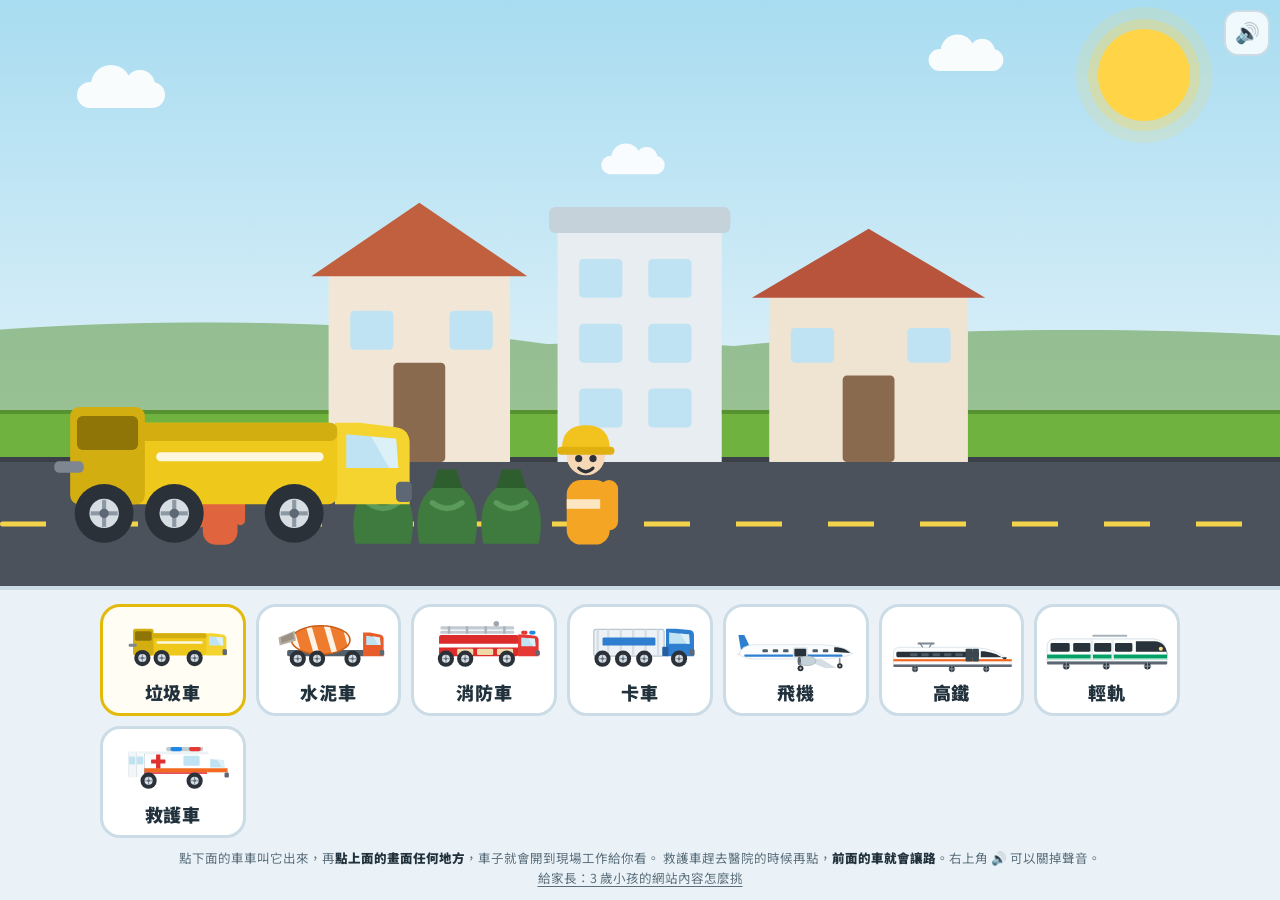
<file: docs/index.html>
<!doctype html>
<html lang="zh-Hant-TW">
<head>
<meta charset="utf-8">
<meta name="viewport" content="width=device-width, initial-scale=1, viewport-fit=cover">
<title>車車出動</title>
<meta name="description" content="給 3 歲小孩的車車互動頁：垃圾車、水泥車、消防車、救護車、卡車、高鐵、輕軌，點一下就出動並發出聲音。">

<meta name="theme-color" content="#A8DCF0">
<link rel="manifest" href="manifest.webmanifest">
<link rel="icon" href="icons/icon.svg" type="image/svg+xml">
<link rel="apple-touch-icon" href="icons/icon-180.png">
<meta name="apple-mobile-web-app-capable" content="yes">
<meta name="apple-mobile-web-app-title" content="車車出動">
<meta name="mobile-web-app-capable" content="yes">

<meta property="og:type" content="website">
<meta property="og:title" content="車車出動">
<meta property="og:description" content="垃圾車、水泥車、消防車、救護車、卡車、高鐵、輕軌，點一下就出動。給 3 歲小孩玩的。">

<link rel="preconnect" href="https://fonts.googleapis.com">
<link rel="preconnect" href="https://fonts.gstatic.com" crossorigin>
<link rel="stylesheet" href="https://fonts.googleapis.com/css2?family=Fredoka:wght@500;600&family=Noto+Sans+TC:wght@500;900&display=swap">

<link rel="stylesheet" href="assets/base.css?v=94338793">
<link rel="stylesheet" href="assets/play.css?v=0bfc6851">
</head>
<body>

<div class="app">
  <div class="scene" id="scene" data-track="road">
    <div class="sun"></div>
    <div class="cloud c1"></div>
    <div class="cloud c2"></div>
    <div class="cloud c3"></div>
    <div class="hills"></div>
    <div class="ground"></div>
    <div class="piers"></div>
    <div class="track"></div>
    <div class="sea"></div>
    <div class="lane">
      <div class="props" id="props"></div>
      <button class="rider" id="rider" type="button" aria-label="車子"></button>
    </div>
    <p class="caption" id="caption" aria-live="polite"></p>
    <button class="mute" id="mute" type="button" aria-label="靜音" aria-pressed="false">🔊</button>
  </div>

  <div class="garage">
    <div class="grid" id="grid"></div>
    <p class="hint">
      點下面的車車叫它出來，再<b>點上面的畫面任何地方</b>，車子就會開到現場工作給你看。
      救護車趕去醫院的時候再點，<b>前面的車就會讓路</b>。右上角 🔊 可以關掉聲音。
      <br>
      <a href="guide.html">給家長：3 歲小孩的網站內容怎麼挑</a>
    </p>
  </div>
</div>

<script src="assets/play.js?v=827c9350" defer></script>
</body>
</html>
</file>
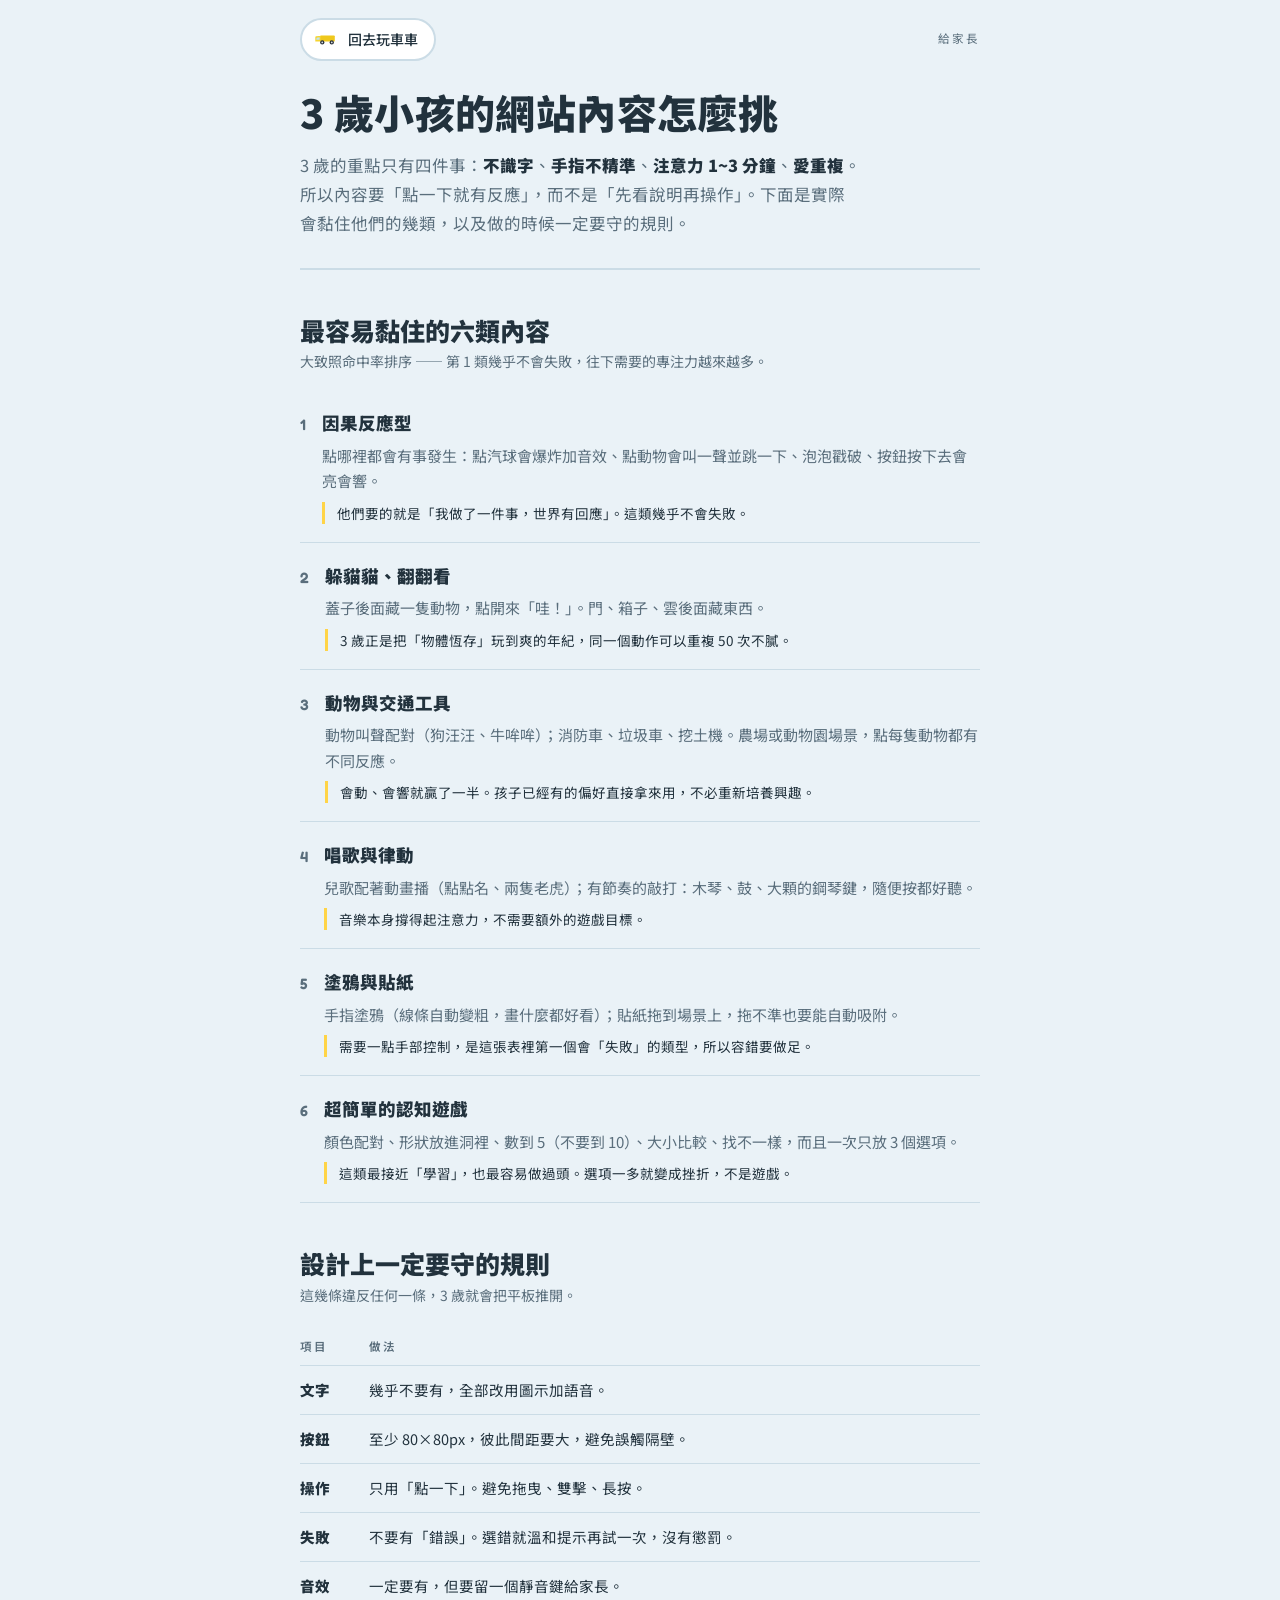
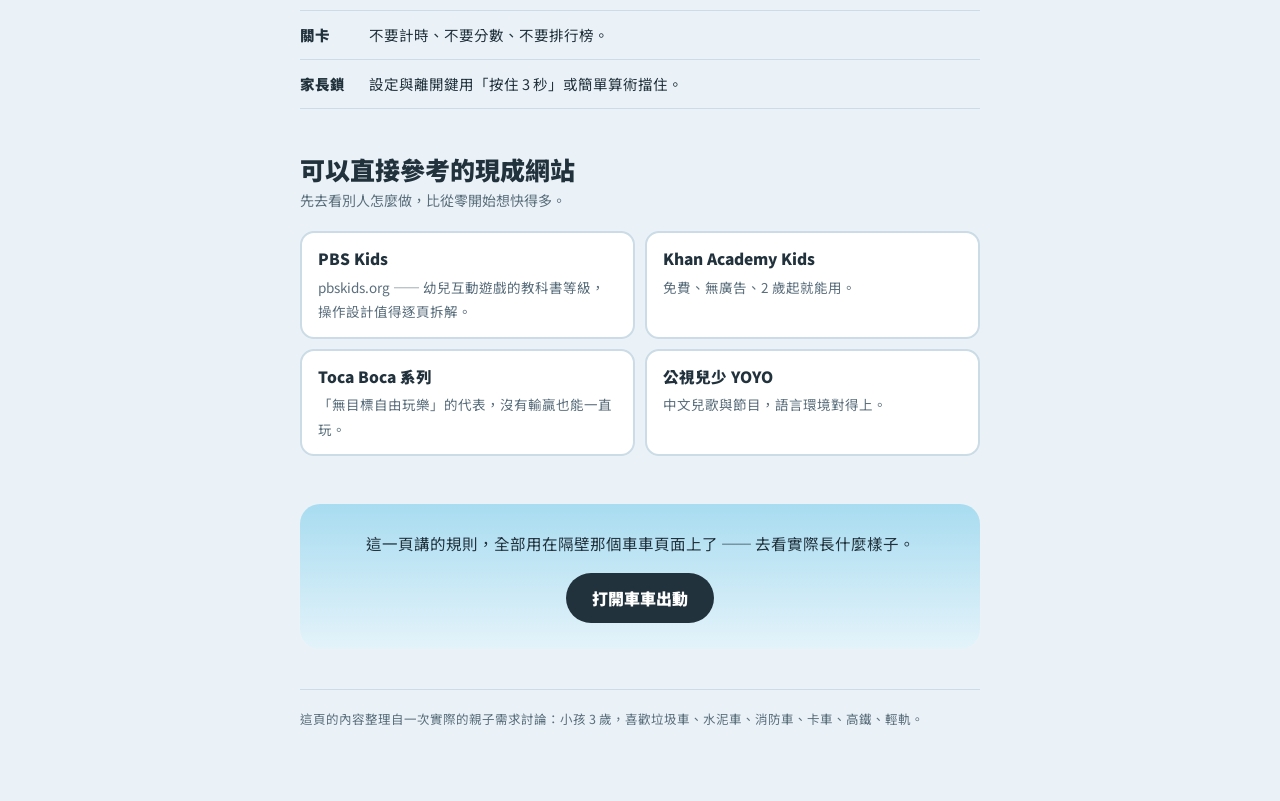
<file: docs/guide.html>
<!doctype html>
<html lang="zh-Hant-TW">
<head>
<meta charset="utf-8">
<meta name="viewport" content="width=device-width, initial-scale=1">
<title>3 歲小孩的網站內容怎麼挑</title>
<meta name="description" content="3 歲小孩不識字、手指不精準、注意力只有 1~3 分鐘。哪些網站內容會讓他們坐得住，以及設計時一定要守的幾條規則。">

<meta name="theme-color" content="#EAF2F7">
<link rel="icon" href="icons/icon.svg" type="image/svg+xml">
<link rel="apple-touch-icon" href="icons/icon-180.png">

<link rel="preconnect" href="https://fonts.googleapis.com">
<link rel="preconnect" href="https://fonts.gstatic.com" crossorigin>
<link rel="stylesheet" href="https://fonts.googleapis.com/css2?family=Fredoka:wght@500;600&family=Noto+Sans+TC:wght@500;900&display=swap">

<link rel="stylesheet" href="assets/base.css?v=94338793">
<link rel="stylesheet" href="assets/guide.css?v=e40e7d51">
</head>
<body>

<div class="wrap">

  <div class="top">
    <a class="back" href="index.html">
      <svg viewBox="0 0 60 34" xmlns="http://www.w3.org/2000/svg" aria-hidden="true">
        <rect x="14" y="8" width="34" height="14" rx="2" fill="#EFC81C"/>
        <path d="M3 22 L3 12 Q3 10 5 10 L11 9 L15 9 L15 22 Z" fill="#F5D430"/>
        <path d="M6 13 L13 12 L13 18 L5 18 Z" fill="#BFE3F2"/>
        <circle cx="19" cy="24" r="5" fill="#2B3138"/>
        <circle cx="41" cy="24" r="5" fill="#2B3138"/>
        <circle cx="19" cy="24" r="2" fill="#D6DEE4"/>
        <circle cx="41" cy="24" r="2" fill="#D6DEE4"/>
      </svg>
      回去玩車車
    </a>
    <span class="kicker">給家長</span>
  </div>

  <div class="lede">
    <h1>3 歲小孩的網站內容怎麼挑</h1>
    <p>
      3 歲的重點只有四件事：<b>不識字</b>、<b>手指不精準</b>、<b>注意力 1~3 分鐘</b>、<b>愛重複</b>。
      所以內容要「點一下就有反應」，而不是「先看說明再操作」。下面是實際會黏住他們的幾類，以及做的時候一定要守的規則。
    </p>
  </div>

  <h2>最容易黏住的六類內容</h2>
  <p class="sub">大致照命中率排序 —— 第 1 類幾乎不會失敗，往下需要的專注力越來越多。</p>

  <ol class="types">
    <li>
      <span class="rank">1</span>
      <h3>因果反應型</h3>
      <p>點哪裡都會有事發生：點汽球會爆炸加音效、點動物會叫一聲並跳一下、泡泡戳破、按鈕按下去會亮會響。</p>
      <p class="why">他們要的就是「我做了一件事，世界有回應」。這類幾乎不會失敗。</p>
    </li>
    <li>
      <span class="rank">2</span>
      <h3>躲貓貓、翻翻看</h3>
      <p>蓋子後面藏一隻動物，點開來「哇！」。門、箱子、雲後面藏東西。</p>
      <p class="why">3 歲正是把「物體恆存」玩到爽的年紀，同一個動作可以重複 50 次不膩。</p>
    </li>
    <li>
      <span class="rank">3</span>
      <h3>動物與交通工具</h3>
      <p>動物叫聲配對（狗汪汪、牛哞哞）；消防車、垃圾車、挖土機。農場或動物園場景，點每隻動物都有不同反應。</p>
      <p class="why">會動、會響就贏了一半。孩子已經有的偏好直接拿來用，不必重新培養興趣。</p>
    </li>
    <li>
      <span class="rank">4</span>
      <h3>唱歌與律動</h3>
      <p>兒歌配著動畫播（點點名、兩隻老虎）；有節奏的敲打：木琴、鼓、大顆的鋼琴鍵，隨便按都好聽。</p>
      <p class="why">音樂本身撐得起注意力，不需要額外的遊戲目標。</p>
    </li>
    <li>
      <span class="rank">5</span>
      <h3>塗鴉與貼紙</h3>
      <p>手指塗鴉（線條自動變粗，畫什麼都好看）；貼紙拖到場景上，拖不準也要能自動吸附。</p>
      <p class="why">需要一點手部控制，是這張表裡第一個會「失敗」的類型，所以容錯要做足。</p>
    </li>
    <li>
      <span class="rank">6</span>
      <h3>超簡單的認知遊戲</h3>
      <p>顏色配對、形狀放進洞裡、數到 5（不要到 10）、大小比較、找不一樣，而且一次只放 3 個選項。</p>
      <p class="why">這類最接近「學習」，也最容易做過頭。選項一多就變成挫折，不是遊戲。</p>
    </li>
  </ol>

  <h2>設計上一定要守的規則</h2>
  <p class="sub">這幾條違反任何一條，3 歲就會把平板推開。</p>

  <div class="tablewrap">
    <table>
      <thead>
        <tr><th scope="col">項目</th><th scope="col">做法</th></tr>
      </thead>
      <tbody>
        <tr><th scope="row">文字</th><td>幾乎不要有，全部改用圖示加語音。</td></tr>
        <tr><th scope="row">按鈕</th><td>至少 80&times;80px，彼此間距要大，避免誤觸隔壁。</td></tr>
        <tr><th scope="row">操作</th><td>只用「點一下」。避免拖曳、雙擊、長按。</td></tr>
        <tr><th scope="row">失敗</th><td>不要有「錯誤」。選錯就溫和提示再試一次，沒有懲罰。</td></tr>
        <tr><th scope="row">音效</th><td>一定要有，但要留一個靜音鍵給家長。</td></tr>
        <tr><th scope="row">關卡</th><td>不要計時、不要分數、不要排行榜。</td></tr>
        <tr><th scope="row">家長鎖</th><td>設定與離開鍵用「按住 3 秒」或簡單算術擋住。</td></tr>
      </tbody>
    </table>
  </div>

  <h2>可以直接參考的現成網站</h2>
  <p class="sub">先去看別人怎麼做，比從零開始想快得多。</p>

  <ul class="sites">
    <li><strong>PBS Kids</strong><span>pbskids.org —— 幼兒互動遊戲的教科書等級，操作設計值得逐頁拆解。</span></li>
    <li><strong>Khan Academy Kids</strong><span>免費、無廣告、2 歲起就能用。</span></li>
    <li><strong>Toca Boca 系列</strong><span>「無目標自由玩樂」的代表，沒有輸贏也能一直玩。</span></li>
    <li><strong>公視兒少 YOYO</strong><span>中文兒歌與節目，語言環境對得上。</span></li>
  </ul>

  <div class="cta">
    <p>這一頁講的規則，全部用在隔壁那個車車頁面上了 —— 去看實際長什麼樣子。</p>
    <a href="index.html">打開車車出動</a>
  </div>

  <footer>
    這頁的內容整理自一次實際的親子需求討論：小孩 3 歲，喜歡垃圾車、水泥車、消防車、卡車、高鐵、輕軌。
  </footer>

</div>

</body>
</html>
</file>
<file: docs/assets/base.css>
/* 車車出動 — 共用基礎樣式與設計 token */

:root{
  /* 晴天實景配色：顏色主要交給車子本身，背景保持安靜 */
  --sky-top:#A8DCF0;
  --sky-bot:#E4F3FA;
  --grass:#6FB23F;
  --grass-dk:#56922F;
  --road:#4C525C;
  --road-dk:#3B4048;
  --road-line:#F3D34A;

  --ink:#22323D;
  --ink-soft:#5A6E7C;
  --panel:#EAF2F7;
  --panel-2:#FFFFFF;
  --edge:#CBDCE6;
  --sun:#FFD447;
  --focus:#0E7BC4;

  --font-zh:'Noto Sans TC','PingFang TC','Microsoft JhengHei',sans-serif;
  --font-lat:'Fredoka','Noto Sans TC','PingFang TC',sans-serif;

  color-scheme:light;
}

*{box-sizing:border-box}

html{-webkit-text-size-adjust:100%}

body{
  margin:0;
  background:var(--panel);
  color:var(--ink);
  font-family:var(--font-lat);
  font-size:16px;
  line-height:1.5;
  -webkit-tap-highlight-color:transparent;
}

img,svg{max-width:100%}

[hidden]{display:none !important}

a{color:var(--focus)}

:focus-visible{outline:3px solid var(--focus); outline-offset:3px}
</file>
<file: docs/assets/play.css>
/* 車車出動 — 互動場景 */

.app{
  display:flex;
  flex-direction:column;
  min-height:100svh;
}

/* ---------- 場景 ---------- */
.scene{
  cursor:pointer;
  position:relative;
  flex:1 1 auto;
  min-height:250px;
  overflow:hidden;
  background:linear-gradient(180deg,var(--sky-top) 0%,var(--sky-bot) 78%);
  isolation:isolate;
}

.sun{
  position:absolute; top:5%; right:7%;
  width:clamp(52px,9vw,92px); aspect-ratio:1;
  border-radius:50%;
  background:var(--sun);
  box-shadow:0 0 0 10px rgba(255,212,71,.28), 0 0 0 22px rgba(255,212,71,.14);
}

.cloud{
  position:absolute;
  height:26px; width:88px;
  background:#FFFFFF;
  border-radius:99px;
  opacity:.92;
  animation:float 44s linear infinite;
}
.cloud::before,.cloud::after{
  content:""; position:absolute; background:#FFFFFF; border-radius:50%;
}
.cloud::before{width:40px;height:40px;left:14px;top:-17px}
.cloud::after{width:30px;height:30px;left:48px;top:-12px}
.cloud.c1{top:14%; left:6%;  transform:scale(1)}
.cloud.c2{top:26%; left:46%; transform:scale(.72); animation-duration:62s; animation-delay:-20s}
.cloud.c3{top:8%;  left:72%; transform:scale(.85); animation-duration:54s; animation-delay:-38s}
@keyframes float{from{margin-left:-30vw}to{margin-left:110vw}}

.hills{
  position:absolute; left:0; right:0; bottom:29%;
  height:16%;
  background:
    radial-gradient(42% 100% at 16% 100%, var(--grass-dk) 0 99%, transparent 100%),
    radial-gradient(34% 78% at 48% 100%, var(--grass-dk) 0 99%, transparent 100%),
    radial-gradient(46% 92% at 84% 100%, var(--grass-dk) 0 99%, transparent 100%);
  opacity:.5;
}

.ground{
  position:absolute; left:0; right:0; bottom:0;
  height:30%;
  background:var(--grass);
  border-top:4px solid var(--grass-dk);
}

/* 車子行駛的路面，會依車種改變 */
.track{
  position:absolute; left:0; right:0; bottom:0;
  height:22%;
  background:var(--road);
  border-top:5px solid var(--road-dk);
}
.track::after{
  content:""; position:absolute; left:0; right:0; top:50%;
  height:5px; transform:translateY(-50%);
  background:repeating-linear-gradient(90deg,var(--road-line) 0 46px,transparent 46px 92px);
  border-radius:3px;
}

/* 高鐵：高架橋上的軌道 */
/* 用多層背景疊出真正的軌道：兩條鋼軌、底下的枕木、道床，最後是橋面。 */
.scene[data-track="viaduct"] .track{
  height:20%;
  border-top:none;
  background-color:#A9B0B4;
  background-image:
    linear-gradient(#5F686F,#5F686F),
    linear-gradient(#4E565C,#4E565C),
    repeating-linear-gradient(90deg,#AEB5B9 0 13px,transparent 13px 33px),
    linear-gradient(180deg,#D6DBDE 0 100%),
    linear-gradient(180deg,#BFC5C9 0 100%);
  background-size:100% 5px, 100% 5px, 100% 15px, 100% 34%, 100% 46%;
  background-position:0 16%, 0 27%, 0 19%, 0 0, 0 34%;
  background-repeat:no-repeat, no-repeat, repeat-x, no-repeat, no-repeat;
}
.scene[data-track="viaduct"] .track::after{display:none}

.piers{display:none}
.scene[data-track="viaduct"] .piers{
  display:block;
  position:absolute; left:0; right:0; bottom:0; height:13%;
  background:repeating-linear-gradient(90deg,transparent 0 136px,#9FA7AB 136px 190px,transparent 190px 326px);
}

/* 輕軌：草坪軌道（高雄輕軌的招牌） */
.scene[data-track="grass"] .track{
  background:var(--grass-dk);
  border-top:5px solid #467A26;
}
.scene[data-track="grass"] .track::after{
  top:52%; height:32%; transform:translateY(-50%); border-radius:0;
  background:linear-gradient(180deg,transparent 0 26%,#9AA3A8 26% 36%,transparent 36% 64%,#9AA3A8 64% 74%,transparent 74% 100%);
}

/* ---------- 行駛中的車 ---------- */
.lane{
  position:absolute; left:0; right:0; bottom:0;
  height:22%;
}

.rider{
  position:absolute;
  left:0;
  bottom:14%;
  width:clamp(190px,46%,430px);
  padding:0; border:0; background:transparent;
  cursor:pointer;
  animation:drive 9s linear -3.5s infinite;
  touch-action:manipulation;
}
.scene[data-track="viaduct"] .rider{bottom:32%; width:clamp(230px,62%,620px)}
.scene[data-track="grass"] .rider{bottom:22%}

@keyframes drive{
  from{left:-52%}
  to{left:106%}
}

.rider svg{display:block; width:100%; height:auto; overflow:visible}

.rider:focus-visible{outline:none}
.rider:focus-visible svg{filter:drop-shadow(0 0 0 4px var(--focus))}

.wheel{transform-box:fill-box; transform-origin:50% 50%; animation:spin .62s linear infinite}
@keyframes spin{to{transform:rotate(360deg)}}

.drum{transform-box:fill-box; transform-origin:50% 50%; animation:spin 3.4s linear infinite}

.beacon{animation:blink .7s steps(1,end) infinite}
.beacon.b2{animation-delay:.35s}
@keyframes blink{0%,49%{opacity:1}50%,100%{opacity:.12}}

.rider.acting .body{animation:hop .42s ease-in-out 3}
@keyframes hop{0%,100%{transform:translateY(0)}45%{transform:translateY(-9px)}}

.spray,.notes{opacity:0}
.spray{transform-box:fill-box; transform-origin:0 50%}
.rider.acting .spray{animation:spray 1.5s ease-out infinite}
@keyframes spray{
  0%{opacity:0; transform:translate(0,0) scale(.3)}
  25%{opacity:1}
  100%{opacity:0; transform:translate(-345px,-72px) scale(1.9)}
}
.spray.s2{animation-delay:.16s}
.spray.s3{animation-delay:.32s}
.spray.s4{animation-delay:.48s}
.spray.s5{animation-delay:.64s}
.spray.s6{animation-delay:.8s}

.notes{transform-box:fill-box}
.rider.acting .notes{animation:notes 1.9s ease-out}
@keyframes notes{
  0%{opacity:0; transform:scaleX(-1) translateY(0)}
  18%{opacity:1}
  100%{opacity:0; transform:scaleX(-1) translateY(-62px)}
}
.notes.n2{animation-delay:.4s}
.notes.n3{animation-delay:.85s}

/* ---------- 靜音（給家長） ---------- */
.mute{
  position:absolute; top:10px; right:10px;
  width:46px; height:46px;
  display:grid; place-items:center;
  border-radius:14px;
  border:2px solid var(--edge);
  background:rgba(255,255,255,.82);
  color:var(--ink);
  font-size:20px; line-height:1;
  cursor:pointer;
}

/* ---------- 車庫（選車） ---------- */
.garage{
  flex:0 0 auto;
  background:var(--panel);
  border-top:4px solid var(--edge);
  padding:14px 12px 12px;
}

.grid{
  display:grid;
  grid-template-columns:repeat(4,1fr);
  gap:10px;
  max-width:1080px;
  margin:0 auto;
}
@media (min-width:760px){ .grid{grid-template-columns:repeat(7,1fr)} }

.pick{
  display:flex; flex-direction:column; align-items:center; justify-content:flex-end;
  gap:6px;
  min-height:104px;
  padding:10px 6px 8px;
  border:3px solid var(--edge);
  border-radius:20px;
  background:var(--panel-2);
  cursor:pointer;
  touch-action:manipulation;
  transition:transform .12s ease, border-color .12s ease;
}
.pick:active{transform:scale(.95)}
.pick[aria-pressed="true"]{border-color:var(--tint,var(--focus)); background:#FFFDF4}

.pick svg{width:100%; height:auto; max-height:56px; overflow:visible}
.pick .wheel,.pick .drum,.pick .beacon{animation:none}

.pick b{
  font-family:var(--font-zh);
  font-weight:900;
  font-size:clamp(13px,3.1vw,18px);
  letter-spacing:.04em;
  color:var(--ink);
}

.hint{
  max-width:1080px;
  margin:10px auto 0;
  font-family:var(--font-zh);
  font-size:12.5px;
  line-height:1.6;
  color:var(--ink-soft);
  text-align:center;
}
.hint b{font-weight:900; color:var(--ink)}
.hint a{color:var(--ink-soft); text-underline-offset:3px}

@media (prefers-reduced-motion:reduce){
  .rider{animation:none; left:26%}
  .cloud{animation:none}
  .wheel,.drum,.beacon{animation:none}
}


/* ---------- 工作現場的道具 ---------- */
/* 道具跟車子共用 .lane 的座標系，bottom 可以超過 100% 跑到路面上方。
   .props 排在 .rider 前面，所以東西飛近車子時會被車身擋住，
   看起來就真的是「進到車子裡面」了。 */
.props{
  position:absolute; inset:0;
  pointer-events:none;
}

.prop{position:absolute}
.prop svg{display:block; width:100%; height:auto; overflow:visible}

/* ---------- 東西進到車子裡 ---------- */
/* --dx/--dy（車上的落點）和 --hx/--hy（工人的手）都是 JS 在車子停好之後
   實際量出來的螢幕距離，所以不管螢幕多寬都會落在對的位置。 */

/* 有人幫忙的：先被撿到手上停一下，再倒進車裡 —— 小孩才看得出是「人放上去的」 */
.props.working .bag,
.props.working .rock,
.props.working .box{
  animation:handoff 1.2s ease-in-out var(--fly-delay,0s) forwards;
}
@keyframes handoff{
  0%  {transform:translate(0,0) scale(1) rotate(0deg); opacity:1}
  10% {transform:translate(0,4px) scale(.95) rotate(0deg); opacity:1}
  30% {transform:translate(var(--hx,0px), var(--hy,0px)) scale(.5) rotate(-14deg); opacity:1}
  52% {transform:translate(var(--hx,0px), var(--hy,0px)) scale(.5) rotate(-8deg); opacity:1}
  76% {transform:translate(var(--mx,0px), var(--my,0px)) scale(.44) rotate(-36deg); opacity:1}
  100%{transform:translate(var(--dx,0px), var(--dy,0px)) scale(.22) rotate(-68deg); opacity:0}
}

/* 後備：沒有人接手時的直接拋送 */
.props.working .lob{
  animation:toss .8s cubic-bezier(.35,-0.15,.7,.65) var(--fly-delay,0s) forwards;
}
@keyframes toss{
  0%{transform:translate(0,0) scale(1) rotate(0deg); opacity:1}
  55%{transform:translate(var(--mx,0px), var(--my,0px)) scale(.95) rotate(-20deg); opacity:1}
  100%{transform:translate(var(--dx,0px), var(--dy,0px)) scale(.4) rotate(-45deg); opacity:0}
}

/* 乘客是用走的，不是被丟的 */
.props.working .pax-in{
  animation:board .9s ease-in var(--fly-delay,0s) forwards;
}
@keyframes board{
  0%{transform:translate(0,0) scale(1); opacity:1}
  70%{opacity:1}
  100%{transform:translate(var(--dx,0px), var(--dy,0px)) scale(.6); opacity:0}
}

/* 在旁邊把東西丟上車的人：手臂往上甩三次，跟三件東西對得上 */
.arm{transform-box:fill-box; transform-origin:50% 8%}
.props.working .worker .arm{animation:pickthrow 1.2s ease-in-out .3s 3}
@keyframes pickthrow{
  0%  {transform:rotate(0deg)}
  16% {transform:rotate(30deg)}
  30% {transform:rotate(22deg)}
  48% {transform:rotate(-118deg)}
  62% {transform:rotate(-96deg)}
  84%,100%{transform:rotate(0deg)}
}

/* 丟的瞬間整個人跟著使力 */
.props.working .worker,
.props.working .clerk{animation:heave 1.2s ease-in-out .25s 3}
@keyframes heave{
  0%  {transform:translateY(0) rotate(0deg)}
  16% {transform:translateY(3px) rotate(0deg)}
  48% {transform:translateY(-4px) rotate(-4deg)}
  70% {transform:translateY(0) rotate(0deg)}
  100%{transform:translateY(0) rotate(0deg)}
}

/* 砂石堆被鏟走之後矮一截 */
.pile-body{transform-box:fill-box; transform-origin:50% 100%}
.props.working .pile-body{animation:shrink 1.8s ease .5s forwards}
@keyframes shrink{to{transform:scaleY(.3); opacity:.8}}

/* ---------- 車子「載到了」的樣子 ---------- */
/* 這是整個互動的重點：東西進去之後，車子本身要看得出來不一樣。 */
.fill-load{transform-box:fill-box; transform-origin:50% 100%; transform:scaleY(0)}

/* 垃圾車：每倒一袋就多堆高一層，看得出來是「一袋一袋」累積的 */
.fill-steps{transform-box:fill-box; transform-origin:50% 100%; transform:scaleY(0)}
.rider.acting .fill-steps{animation:fill-steps 4.4s linear forwards}
@keyframes fill-steps{
  0%,33%  {transform:scaleY(0)}
  36%,60% {transform:scaleY(.36)}
  63%,87% {transform:scaleY(.7)}
  90%,100%{transform:scaleY(1)}
}
.rider.loaded .fill-load{animation:fill-up .9s cubic-bezier(.3,1.3,.5,1) forwards}
@keyframes fill-up{to{transform:scaleY(1)}}

/* 裝滿砂石之後滾筒轉得更起勁 */
.rider.acting .drum{animation-duration:1.1s}

/* 車窗裡的乘客，一個一個坐好 */
.pax{opacity:0; transform-box:fill-box; transform-origin:50% 100%}
.rider.loaded .pax{animation:sit .45s ease forwards}
.rider.loaded .pax2{animation-delay:.1s}
.rider.loaded .pax3{animation-delay:.2s}
.rider.loaded .pax4{animation-delay:.3s}
.rider.loaded .pax5{animation-delay:.4s}
.rider.loaded .pax6{animation-delay:.5s}
@keyframes sit{
  0%{opacity:0; transform:translateY(8px) scale(.5)}
  100%{opacity:1; transform:translateY(0) scale(1)}
}

/* 貨送到了，店裡櫥窗才有東西 */
.stock{opacity:0}
.props.done .stock{animation:appear .5s ease forwards}
@keyframes appear{to{opacity:1}}

/* ---------- 失火的房子：大火、黑煙、澆熄後的白色水蒸氣 ---------- */
.flames{transform-box:fill-box; transform-origin:50% 100%}
.flame{transform-box:fill-box; transform-origin:50% 100%; animation:flicker .38s ease-in-out infinite alternate}
.f2{animation-delay:-.19s}
.f3{animation-delay:-.27s}
.f4{animation-delay:-.11s}
@keyframes flicker{
  from{transform:scale(1,1) translateY(0)}
  to{transform:scale(1.12,1.24) translateY(-4px)}
}

/* 燒著的時候一直往上冒的黑煙 */
.bpuff{transform-box:fill-box; transform-origin:50% 100%; opacity:0; animation:rise 2.2s ease-out infinite}
.k2{animation-delay:-.75s}
.k3{animation-delay:-1.5s}
@keyframes rise{
  0%{opacity:0; transform:translateY(6px) scale(.4)}
  25%{opacity:.75}
  100%{opacity:0; transform:translateY(-62px) scale(1.6)}
}

/* 噴到水之後：火一段一段變小，最後整個熄掉 */
.props.working .flames{animation:douse 1.7s cubic-bezier(.5,0,.7,1) .7s forwards}
@keyframes douse{
  0%{opacity:1; transform:scaleY(1)}
  35%{opacity:1; transform:scaleY(.62)}
  70%{opacity:.85; transform:scaleY(.28)}
  100%{opacity:0; transform:scaleY(0)}
}
.props.working .burn-smoke{animation:smoke-out 1s ease 2.1s forwards}
@keyframes smoke-out{to{opacity:0}}

/* 澆熄瞬間噴出的白色水蒸氣 */
.spuff{transform-box:fill-box; transform-origin:50% 100%; opacity:0}
.props.working .spuff{animation:steam 2.2s ease-out 1.2s forwards}
.props.working .m2{animation-delay:1.45s}
.props.working .m3{animation-delay:1.7s}
.props.working .m4{animation-delay:1.95s}
@keyframes steam{
  0%{opacity:0; transform:translateY(10px) scale(.4)}
  25%{opacity:.9}
  100%{opacity:0; transform:translateY(-78px) scale(2.1)}
}

/* 火還在的時候窗戶透出橘光，滅了才變回藍玻璃 */
.cool{opacity:0}
.props.working .glow{animation:smoke-out 1.2s ease 1.5s forwards}
.props.working .cool{animation:appear 1.2s ease 1.5s forwards}

/* 輕軌到站開門 */
.rider.acting .door{animation:door-open 1.6s ease .5s}
@keyframes door-open{
  0%,100%{opacity:1}
  25%,75%{opacity:.25}
}

/* ---------- 字幕：給家長照著念，小孩聽語音 ---------- */
.caption{
  position:absolute;
  left:50%; top:14px;
  transform:translate(-50%,-14px);
  max-width:min(90%,560px);
  padding:10px 20px;
  border-radius:999px;
  background:rgba(255,255,255,.94);
  border:2px solid var(--edge);
  font-family:var(--font-zh);
  font-weight:900;
  font-size:clamp(14px,3.4vw,18px);
  line-height:1.4;
  color:var(--ink);
  text-align:center;
  opacity:0;
  pointer-events:none;
  transition:opacity .3s ease, transform .3s ease;
}
.caption.on{
  opacity:1;
  transform:translate(-50%,0);
}

/* 車子的圖都是車頭朝左畫的，統一翻面，讓車頭朝向前進的方向。 */
.rider svg,
.pick svg{transform:scaleX(-1)}

@media (prefers-reduced-motion:reduce){
  .rider{animation:none}
  .cloud{animation:none}
  .wheel,.drum,.beacon,.flame{animation:none}
  .props.working .bag,
  .props.working .rock,
  .props.working .box,
  .props.working .pax-in{animation-duration:.2s}
}

/* ---------- 消防車的水柱 ---------- */
/* 用 stroke-dasharray 讓水柱「射出去」，噴到之後維持著，小孩才看得到水一直在澆 */
.jet{
  stroke-dasharray:460;
  stroke-dashoffset:460;
  opacity:0;
  stroke-linejoin:round;
}
.rider.acting .jet-a{animation:jet 3.4s ease-out .5s forwards}
.rider.acting .jet-b{animation:jet 3.4s ease-out .62s forwards}
@keyframes jet{
  0%  {stroke-dashoffset:460; opacity:0}
  10% {opacity:.92}
  26% {stroke-dashoffset:0; opacity:.92}
  82% {stroke-dashoffset:0; opacity:.92}
  100%{stroke-dashoffset:0; opacity:0}
}

/* 水打在屋頂上濺起的水花 */
.sp{opacity:0; transform-box:fill-box; transform-origin:50% 100%}
.props.working .sp{animation:splash .7s ease-out 1.1s infinite}
.props.working .sp.s2{animation-delay:1.3s}
.props.working .sp.s3{animation-delay:1.5s}
@keyframes splash{
  0%{opacity:0; transform:translateY(6px) scale(.3)}
  35%{opacity:.9; transform:translateY(-6px) scale(1)}
  100%{opacity:0; transform:translateY(-22px) scale(1.5)}
}

/* ---------- 高鐵的車門 ---------- */
/* 進站打開、乘客走進去、開走前關上 */
.door-l,.door-r{transform-box:fill-box}
.rider.acting .door-l{animation:door-l 5.4s ease .2s forwards}
.rider.acting .door-r{animation:door-r 5.4s ease .2s forwards}
@keyframes door-l{
  0%{transform:translateX(0)}
  9%,80%{transform:translateX(-94%)}
  92%,100%{transform:translateX(0)}
}
@keyframes door-r{
  0%{transform:translateX(0)}
  9%,80%{transform:translateX(94%)}
  92%,100%{transform:translateX(0)}
}

/* ---------- 大家互相揮手 ---------- */
/* 工作做完的那一刻，小孩跟車上的人揮手 —— 這是整個場景要傳達的「社會連結」 */
.wave{transform-box:fill-box; transform-origin:50% 10%}
.props.done .kid .wave{animation:wave 1.7s ease-in-out infinite}
.props.done .worker .arm{animation:wave 1.7s ease-in-out .25s infinite}
@keyframes wave{
  0%  {transform:rotate(0deg)}
  12% {transform:rotate(-142deg)}
  22% {transform:rotate(-108deg)}
  32% {transform:rotate(-142deg)}
  42% {transform:rotate(-108deg)}
  52% {transform:rotate(-142deg)}
  70%,100%{transform:rotate(0deg)}
}

/* ---------- 店員接貨 ---------- */
/* 店員的手在左邊（朝卡車那側），所以旋轉方向跟工人相反 */
.props.working .clerk .arm{animation:receive 1.2s ease-in-out .75s 3}
@keyframes receive{
  0%  {transform:rotate(0deg)}
  28% {transform:rotate(116deg)}
  52% {transform:rotate(94deg)}
  72% {transform:rotate(34deg)}
  88%,100%{transform:rotate(0deg)}
}
.props.done .clerk .arm{animation:wave-left 1.7s ease-in-out .25s infinite}
@keyframes wave-left{
  0%  {transform:rotate(0deg)}
  12% {transform:rotate(142deg)}
  22% {transform:rotate(108deg)}
  32% {transform:rotate(142deg)}
  42% {transform:rotate(108deg)}
  52% {transform:rotate(142deg)}
  70%,100%{transform:rotate(0deg)}
}

/* ---------- 工地：水泥一到，房子一層一層長出來 ---------- */
/* 這是水泥車存在的理由，所以要讓小孩看到房子真的被蓋出來 */
.build{opacity:0}
.bd2,.bd3,.bd4{transform-box:fill-box; transform-origin:50% 100%}
.bd5{transform-box:fill-box}
.props.working .bd1{animation:appear .4s ease 3.9s forwards}
.props.working .bd2{animation:raise .5s cubic-bezier(.3,1.25,.5,1) 4.3s forwards}
.props.working .bd3{animation:raise .5s cubic-bezier(.3,1.25,.5,1) 4.9s forwards}
.props.working .bd4{animation:raise .5s cubic-bezier(.3,1.25,.5,1) 5.5s forwards}
.props.working .bd5{animation:drop .5s cubic-bezier(.3,1.35,.5,1) 6.1s forwards}
@keyframes raise{
  0%{opacity:1; transform:scaleY(0)}
  100%{opacity:1; transform:scaleY(1)}
}
@keyframes drop{
  0%{opacity:0; transform:translateY(-34px) scale(.9)}
  100%{opacity:1; transform:translateY(0) scale(1)}
}

/* ==================================================================
   飛機：唯一會「換一個地方」的一台
   ================================================================== */

/* ---------- 機場跑道 ---------- */
.scene[data-track="sky"] .track{
  background:#4A4F57;
  border-top:5px solid #383D44;
  height:18%;
}
.scene[data-track="sky"] .track::after{
  top:50%; height:6px; transform:translateY(-50%);
  background:repeating-linear-gradient(90deg,#EDEFF1 0 58px,transparent 58px 134px);
  border-radius:2px;
}
.scene[data-track="sky"] .rider{
  bottom:22%;
  width:clamp(230px,54%,520px);
  transform-origin:50% 80%;
}

/* ---------- 飛越大海 ---------- */
.sea{
  position:absolute; left:0; right:0; bottom:0;
  height:30%;
  opacity:0;
  pointer-events:none;
  background:linear-gradient(180deg,#62AEDB 0%,#3B82B6 100%);
  transition:opacity .9s ease;
}
.sea::after{
  content:"";
  position:absolute; inset:0;
  background:repeating-linear-gradient(96deg,rgba(255,255,255,.22) 0 26px,transparent 26px 84px);
  animation:swell 3.2s linear infinite;
}
@keyframes swell{to{background-position:-110px 0}}
.scene[data-phase="cruise"] .sea{opacity:1}

/* 巡航時雲往後飛快掠過，速度感就出來了 */
.scene[data-phase="cruise"] .cloud.c1{animation-duration:4s}
.scene[data-phase="cruise"] .cloud.c2{animation-duration:5.5s}
.scene[data-phase="cruise"] .cloud.c3{animation-duration:4.8s}

/* ---------- 空橋與艙門 ---------- */
.pl-bridge{transform-box:fill-box; transform-origin:0 50%; transition:transform .7s ease, opacity .5s ease}
.props[data-pl="sealed"] .pl-bridge,
.props[data-pl="arrived"] .pl-bridge{transform:scaleX(.12); opacity:0}

/* 艙門：關上時那塊深色的門洞淡出，看起來就是門闔起來了 */
.pl-door rect:last-of-type{transition:opacity .55s ease}
.rider.pl-sealed .pl-door rect:last-of-type{opacity:0}

/* 起飛後收起落架 */
.pl-gear{transform-box:fill-box; transform-origin:50% 0; transition:transform .8s ease .4s, opacity .6s ease .4s}
.rider.pl-airborne .pl-gear{transform:scaleY(.1); opacity:0}

/* ---------- 遠方那架小飛機，巡航時橫越天空 ---------- */
.pl-far{opacity:0}
.scene[data-phase="cruise"] .pl-far{animation:far-by 5.2s linear forwards}
@keyframes far-by{
  0%  {opacity:0; transform:translateX(0)}
  12% {opacity:.85}
  88% {opacity:.85}
  100%{opacity:0; transform:translateX(760%)}
}

/* ---------- 目的地的地標 ---------- */
/* 四個都先放好，降落前才顯示抽到的那一個 */
.pl-dest{opacity:0; transform-box:fill-box; transform-origin:50% 100%}
.props[data-dest="jp"] .pl-jp,
.props[data-dest="fr"] .pl-fr,
.props[data-dest="eg"] .pl-eg,
.props[data-dest="au"] .pl-au{animation:loom 1.6s ease-out forwards}
@keyframes loom{
  0%  {opacity:0; transform:translateY(26px) scale(.86)}
  100%{opacity:1; transform:translateY(0) scale(1)}
}

/* ---------- 下機的旅客 ---------- */
.pl-out{opacity:0}
.props[data-pl="arrived"] .pl-out{animation:deplane 2.2s ease-out forwards}
.props[data-pl="arrived"] .o2{animation-delay:.35s}
.props[data-pl="arrived"] .o3{animation-delay:.7s}
@keyframes deplane{
  0%  {opacity:0; transform:translateX(-30px)}
  22% {opacity:1; transform:translateX(-14px)}
  100%{opacity:1; transform:translateX(42px)}
}

/* 抵達之後，排隊等登機的旅客不要再出現 */
.props[data-pl="arrived"] .pax-in{animation:none; opacity:0}

/* 起飛之後就把出發機場收掉：飛在海上還看得到航廈會很怪，
   而且降落的是另一個國家，不該是同一棟航廈。 */
.pl-term,
.pl-bridge{transition:opacity .7s ease}
.scene[data-phase] .pl-term,
.scene[data-phase] .pl-bridge{opacity:0}

/* 艙門一關，外面就不該再站著人了。
   不靠登機動畫的最終狀態來隱藏——動畫若被中斷，人會留在畫面上（甚至浮在海上）。 */
.pax-in{transition:opacity .4s ease}
.props[data-pl] .pax-in{animation:none; opacity:0}

/* 巡航時在海上，岸邊的小孩要先退場，降落後再出現迎接 */
.kid{transition:opacity .5s ease}
.scene[data-phase="cruise"] .kid{opacity:0}

/* ==================================================================
   高鐵：從城市開往鄉下
   ================================================================== */

/* 側面視角的慣例是「鏡頭跟著車走」：車留在原地，景色往後跑。
   對小孩來說這比讓車開出畫面好懂，也才看得清楚窗外換了什麼。 */
.hs-scene{will-change:transform}
/* 兩個階段共用同一條規則，動畫的 forwards 才會一直保持在終點。
   若只在 travel 命中，切到 arrived 時規則失效，景色會整個彈回城市。 */
.scene[data-phase="travel"] .hs-scene,
.scene[data-phase="arrived"] .hs-scene,
.scene[data-phase="travel"] .lr-scene,
.scene[data-phase="arrived"] .lr-scene{
  animation:scenery 4.6s cubic-bezier(.35,0,.35,1) forwards;
}
@keyframes scenery{
  0%  {transform:translateX(0)}
  100%{transform:translateX(-96vw)}
}

/* 行駛中把速度感做出來：車輪飛轉、雲往後掠過 */
.scene[data-phase="travel"] .rider .wheel{animation-duration:.18s}
.scene[data-phase="travel"] .cloud.c1{animation-duration:5s}
.scene[data-phase="travel"] .cloud.c2{animation-duration:6.5s}
.scene[data-phase="travel"] .cloud.c3{animation-duration:5.6s}

/* 開走之後月台就留在城市那一站了，不該跟著到鄉下 */
.deck{transition:opacity .5s ease}
.scene[data-phase="travel"] .deck,
.scene[data-phase="arrived"] .deck{opacity:0}

/* 輕軌的街景捲得比高鐵慢一點：它是市區裡的一小段，不是長途 */
.lr-scene{will-change:transform}
.scene[data-phase="travel"] .lr-scene,
.scene[data-phase="arrived"] .lr-scene{animation-duration:4.2s}

/* ---------- 消防隊員 ---------- */
/* 車子噴水是機器在做，看得到「人」拉著水線衝上去救火，才是小孩記得住的 */
.fire-man{opacity:0}
.props.working .fire-man{animation:run-in .55s cubic-bezier(.3,1.2,.5,1) .2s forwards}
@keyframes run-in{
  0%  {opacity:0; transform:translateX(-34px)}
  100%{opacity:1; transform:translateX(0)}
}

/* 他手上那條水線 */
.fj{stroke-dasharray:460; stroke-dashoffset:460; opacity:0; stroke-linejoin:round}
.props.working .fj{animation:jet 3.6s ease-out .75s forwards}
.props.working .fj2{animation:jet 3.6s ease-out .92s forwards}

/* ==================================================================
   垃圾車：收完之後載去哪裡
   ================================================================== */

/* 沿線的街景，跟高鐵、輕軌共用同一套捲動 */
.gb-scene{will-change:transform}
.scene[data-phase="travel"] .gb-scene,
.scene[data-phase="arrived"] .gb-scene{
  animation:scenery 3.4s cubic-bezier(.35,0,.35,1) forwards;
}

/* 開往處理場的路上，路邊的人和垃圾袋都留在原本那條街 */
.worker,
.bag{transition:opacity .5s ease}
.scene[data-phase] .worker,
.scene[data-phase] .bag,
.scene[data-phase] .gb-local{animation:none; opacity:0}

/* 到了就掀起車斗，整車倒進坑裡 */
/* 支點放在車尾（SVG 右端＝畫面左端），車頭那端抬起來，
   垃圾才會順著往後滑進坑裡。圖是翻面的，所以正角度在畫面上是逆時針。 */
.rider.gb-tip .gb-bed{
  transform-box:fill-box;
  transform-origin:97% 100%;
  animation:tip 2.8s cubic-bezier(.4,0,.3,1) forwards;
}
@keyframes tip{
  0%  {transform:rotate(0deg)}
  32% {transform:rotate(16deg)}
  76% {transform:rotate(16deg)}
  100%{transform:rotate(0deg)}
}

/* 車斗裡的垃圾跟著倒光 */
.rider.gb-tip .fill-steps{animation:dump 1.5s ease-in .5s forwards}
@keyframes dump{
  0%  {transform:scaleY(1); opacity:1}
  70% {transform:scaleY(.35); opacity:1}
  100%{transform:scaleY(0); opacity:0}
}

/* 坑裡的垃圾越堆越多 */
.gb-pit{transform-box:fill-box; transform-origin:50% 100%; transform:scaleY(0)}
.props[data-phase] .gb-pit{transform:scaleY(0)}
.scene[data-phase="arrived"] .gb-pit{animation:fill-up 1.2s ease .9s forwards}

/* 煙囪一直冒白煙 */
.gp{transform-box:fill-box; transform-origin:50% 100%; opacity:0; animation:rise 2.6s ease-out infinite}
.g2{animation-delay:-.9s}
.g3{animation-delay:-1.8s}

/* ==================================================================
   救護車：載人、開路、送到醫院
   ================================================================== */

/* 擋路的車也是車頭朝左畫的，跟車庫裡的車一樣翻面 */
.amb-car svg{transform:scaleX(-1)}

/* ---------- 現場：阿公被抬上擔架 ---------- */

/* 躺著的人一開始看不見，被抬上去才出現。
   同一刻坐在地上的阿公淡出，小孩就看得懂是「同一個人被抬上去了」。 */
.amb-lying{opacity:0}
.props.working .amb-cot .amb-lying{animation:appear .5s ease 1.1s forwards}
.props.working .amb-hurt{animation:amb-fade .5s ease 1.1s forwards}
@keyframes amb-fade{to{opacity:0}}

/* 擔架有輪子，是「推」進去的，所以走直線，不像垃圾袋那樣拋物線飛進去 */
.props.working .amb-cot{
  animation:amb-push 1.4s cubic-bezier(.4,0,.3,1) var(--fly-delay,1.5s) forwards;
}
@keyframes amb-push{
  0%  {transform:translate(0,0)}
  72% {transform:translate(calc(var(--dx) * .82), calc(var(--dy) * .82))}
  100%{transform:translate(var(--dx), var(--dy))}
}

/* 救護員推擔架的手 */
.props.working .amb-medic .arm{animation:amb-shove 1.2s ease-in-out 1.2s 2}
@keyframes amb-shove{
  0%,100%{transform:rotate(0deg)}
  50%    {transform:rotate(28deg)}
}

/* 車尾雙開門往兩側開，露出後面暗暗的車廂 */
.amb-door{transform-box:fill-box}
.amb-door-a{transform-origin:0% 50%}
.amb-door-b{transform-origin:100% 50%}
.rider.acting .amb-door{animation:amb-open .55s ease .5s forwards}
@keyframes amb-open{to{transform:scaleX(.1)}}

/* 載到人之後，側窗就看得見他躺在裡面 —— 「東西真的進到車子裡」 */
.amb-inside{opacity:0}
.rider.loaded .amb-inside{animation:appear .5s ease forwards}

/* 上路之後，現場的人留在原本那條街上 */
.scene[data-phase] .amb-hurt,
.scene[data-phase] .amb-cot,
.scene[data-phase] .amb-medic,
.scene[data-phase] .amb-local{animation:none; opacity:0}

/* ---------- 馬路上：大家讓路 ---------- */

/* 店面往後捲，速度感就出來了。兩個階段共用一條規則，
   否則切到 arrived 的時候 forwards 會失效，街景整個彈回去。 */
.amb-street{will-change:transform}
.scene[data-phase="travel"] .amb-street,
.scene[data-phase="arrived"] .amb-street{
  animation:amb-street-run 9.5s linear forwards;
}
@keyframes amb-street-run{
  0%  {transform:translateX(0)}
  100%{transform:translateX(-124vw)}
}

/* 擋路的車平常不在畫面上，輪到它才開進來停在救護車前面 */
.amb-car{opacity:0; transform:translateX(44%)}
.amb-car.amb-here{
  opacity:1;
  transform:translateX(0);
  transition:opacity .4s ease, transform 1s cubic-bezier(.2,.7,.3,1);
}

/* 讓路：往路邊靠過去、慢下來，然後被救護車超過去 */
.amb-car.amb-gone{animation:amb-yield 1.6s cubic-bezier(.3,0,.4,1) forwards}
@keyframes amb-yield{
  0%  {opacity:1; transform:translate(0,0) scale(1)}
  26% {opacity:1; transform:translate(5%,15%) scale(.97)}
  100%{opacity:0; transform:translate(-66%,21%) scale(.9)}
}

/* 靠邊的時候打方向燈 —— 這是真的在路上會看到的訊號 */
.amb-blink{opacity:0}
.amb-car.amb-gone .amb-blink{animation:blink .34s steps(1,end) 5}

/* ---------- 醫院：倒車進急診室 ---------- */

.amb-hosp,.amb-doc,.amb-nurse,.amb-cot2{opacity:0}

/* 救護車是倒車進急診室的，所以醫院從畫面左邊（車尾那側）滑進來 */
.scene[data-phase="arrived"] .amb-hosp{
  animation:amb-arrive 1.4s cubic-bezier(.2,.7,.3,1) forwards;
}
@keyframes amb-arrive{
  0%  {opacity:0; transform:translateX(-40%)}
  100%{opacity:1; transform:translateX(0)}
}

.scene[data-phase="arrived"] .amb-doc,
.scene[data-phase="arrived"] .amb-nurse{animation:appear .5s ease .9s forwards}

/* 擔架從車尾推出來，送進急診室大門 */
.scene[data-phase="arrived"] .amb-cot2 .amb-lying{opacity:1}
.scene[data-phase="arrived"] .amb-cot2{animation:amb-unload 2.6s ease 1.5s forwards}
@keyframes amb-unload{
  0%  {opacity:0; transform:translateX(8%)}
  16% {opacity:1; transform:translateX(0)}
  100%{opacity:1; transform:translateX(-88%)}
}

/* 自動門在擔架到門口的時候打開 */
.amb-door-l,.amb-door-r{transform-box:fill-box}
.scene[data-phase="arrived"] .amb-door-l{animation:amb-slide-l 1s ease 2.6s forwards}
.scene[data-phase="arrived"] .amb-door-r{animation:amb-slide-r 1s ease 2.6s forwards}
@keyframes amb-slide-l{to{transform:translateX(-94%)}}
@keyframes amb-slide-r{to{transform:translateX(94%)}}

/* 最重要的一格：阿公在門口揮手。小孩要看到的是「他沒事了」，
   不是「他被送走了」。 */
.props.done .amb-cot2 .wave{animation:wave 1.7s ease-in-out infinite}
.props.done .amb-doc .wave{animation:wave 1.7s ease-in-out .35s infinite}
.props.done .amb-nurse .wave{animation:wave 1.7s ease-in-out .7s infinite}

@media (prefers-reduced-motion:reduce){
  .amb-car.amb-here{transition-duration:.2s}
  .amb-car.amb-gone,
  .props.working .amb-cot,
  .scene[data-phase="arrived"] .amb-cot2{animation-duration:.3s}
  .amb-street{animation:none !important}
}
</file>
<file: docs/assets/guide.css>
/* 給家長的內容建議頁 — 文件型排版，安靜好讀 */

body{
  font-family:var(--font-zh);
  background:var(--panel);
}

.wrap{
  max-width:720px;
  margin:0 auto;
  padding:0 20px 72px;
}

/* ---------- 頁首 ---------- */
.top{
  display:flex;
  align-items:center;
  justify-content:space-between;
  gap:16px;
  padding:18px 0 26px;
}

.back{
  display:inline-flex;
  align-items:center;
  gap:8px;
  padding:9px 16px 9px 12px;
  border-radius:999px;
  border:2px solid var(--edge);
  background:var(--panel-2);
  color:var(--ink);
  font-weight:500;
  font-size:14px;
  text-decoration:none;
}
.back:hover{border-color:var(--focus)}
.back svg{width:26px; height:auto; display:block}

.top .kicker{
  font-family:var(--font-lat);
  font-size:11.5px;
  letter-spacing:.16em;
  text-transform:uppercase;
  color:var(--ink-soft);
}

/* ---------- 標題 ---------- */
.lede{
  padding-bottom:30px;
  border-bottom:2px solid var(--edge);
}

h1{
  font-size:clamp(28px,6.4vw,40px);
  font-weight:900;
  line-height:1.25;
  letter-spacing:.01em;
  margin:0 0 14px;
  text-wrap:balance;
}

.lede p{
  margin:0;
  font-size:16.5px;
  line-height:1.75;
  color:var(--ink-soft);
  max-width:34em;
}

.lede b{color:var(--ink); font-weight:900}

/* ---------- 章節 ---------- */
h2{
  font-size:clamp(20px,4.4vw,25px);
  font-weight:900;
  line-height:1.35;
  margin:44px 0 4px;
  text-wrap:balance;
}

.sub{
  margin:0 0 20px;
  font-size:14px;
  color:var(--ink-soft);
}

/* ---------- 內容類型清單 ---------- */
.types{
  list-style:none;
  margin:0;
  padding:0;
  display:flex;
  flex-direction:column;
  gap:2px;
}

.types li{
  display:grid;
  grid-template-columns:auto 1fr;
  gap:0 16px;
  align-items:baseline;
  padding:18px 0;
  border-bottom:1px solid var(--edge);
}

.types .rank{
  font-family:var(--font-lat);
  font-size:15px;
  font-weight:600;
  font-variant-numeric:tabular-nums;
  color:var(--ink-soft);
  padding-top:2px;
}

.types h3{
  grid-column:2;
  margin:0 0 6px;
  font-size:17.5px;
  font-weight:900;
}

.types p{
  grid-column:2;
  margin:0;
  font-size:15px;
  line-height:1.7;
  color:var(--ink-soft);
}

.types .why{
  grid-column:2;
  margin:8px 0 0;
  font-size:13.5px;
  line-height:1.65;
  color:var(--ink);
  padding-left:12px;
  border-left:3px solid var(--sun);
}

/* ---------- 規則表 ---------- */
.tablewrap{overflow-x:auto}

table{
  width:100%;
  min-width:420px;
  border-collapse:collapse;
  font-size:14.5px;
}

th,td{
  text-align:left;
  padding:12px 14px 12px 0;
  border-bottom:1px solid var(--edge);
  vertical-align:top;
  line-height:1.65;
}

thead th{
  font-size:11.5px;
  letter-spacing:.14em;
  text-transform:uppercase;
  font-family:var(--font-lat);
  color:var(--ink-soft);
  font-weight:600;
  padding-bottom:8px;
}

tbody th{
  font-weight:900;
  white-space:nowrap;
  padding-right:24px;
  width:1%;
}

/* ---------- 參考網站 ---------- */
.sites{
  list-style:none;
  margin:0;
  padding:0;
  display:grid;
  gap:10px;
}
@media (min-width:620px){ .sites{grid-template-columns:1fr 1fr} }

.sites li{
  padding:14px 16px;
  border:2px solid var(--edge);
  border-radius:14px;
  background:var(--panel-2);
}

.sites strong{display:block; font-size:15.5px; font-weight:900; margin-bottom:3px}
.sites span{font-size:13.5px; line-height:1.6; color:var(--ink-soft)}

/* ---------- 結尾 ---------- */
.cta{
  margin-top:48px;
  padding:26px 24px;
  border-radius:20px;
  background:linear-gradient(180deg,var(--sky-top),var(--sky-bot));
  text-align:center;
}
.cta p{margin:0 0 16px; font-size:15.5px; line-height:1.7; color:var(--ink)}
.cta a{
  display:inline-block;
  padding:13px 26px;
  border-radius:999px;
  background:var(--ink);
  color:#FFFFFF;
  font-weight:900;
  font-size:16px;
  text-decoration:none;
}
.cta a:hover{background:#0E2430}

footer{
  margin-top:40px;
  padding-top:18px;
  border-top:1px solid var(--edge);
  font-size:12.5px;
  color:var(--ink-soft);
  line-height:1.7;
}
</file>
